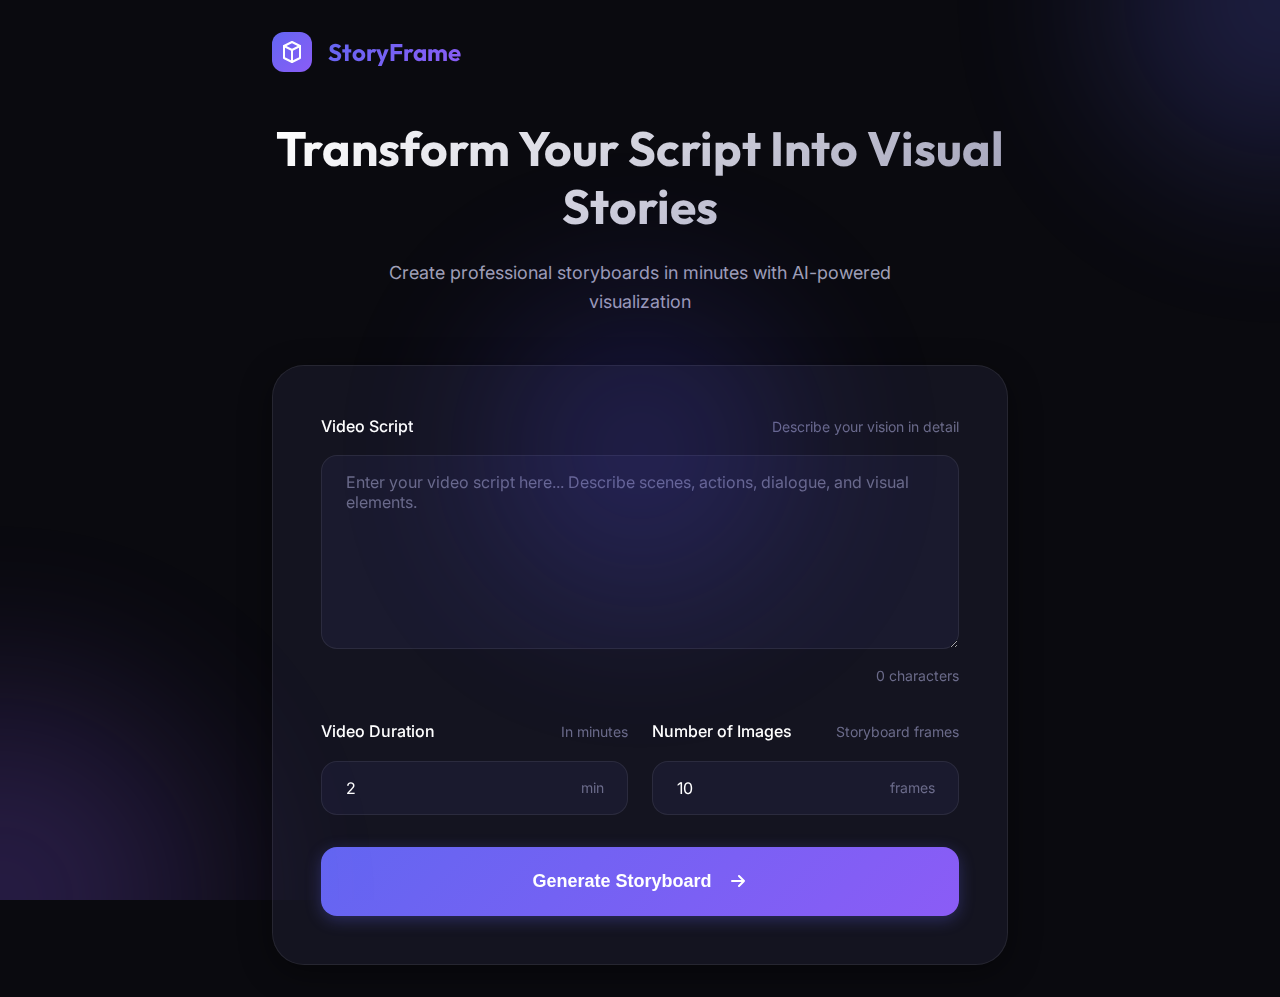
<file: index.html>
﻿<!DOCTYPE html>
<html lang="en">
<head>
    <meta charset="UTF-8">
    <meta name="viewport" content="width=device-width, initial-scale=1.0">
    <title>Storyboard Creator - Transform Your Vision</title>
    <meta name="description" content="Create stunning storyboards from your video scripts with AI-powered visualization">
    <link rel="preconnect" href="https://fonts.googleapis.com">
    <link rel="preconnect" href="https://fonts.gstatic.com" crossorigin>
    <link href="https://fonts.googleapis.com/css2?family=Inter:wght@300;400;500;600;700&family=Outfit:wght@400;500;600;700&display=swap" rel="stylesheet">
    <link rel="stylesheet" href="style.css">
</head>
<body>
    <div class="container">
        <header class="header">
            <div class="logo">
                <svg width="40" height="40" viewBox="0 0 40 40" fill="none" xmlns="http://www.w3.org/2000/svg">
                    <rect width="40" height="40" rx="12" fill="url(#logo-gradient)"/>
                    <path d="M12 14L20 10L28 14V26L20 30L12 26V14Z" stroke="white" stroke-width="2" stroke-linecap="round" stroke-linejoin="round"/>
                    <path d="M12 14L20 18L28 14" stroke="white" stroke-width="2" stroke-linecap="round" stroke-linejoin="round"/>
                    <path d="M20 18V30" stroke="white" stroke-width="2" stroke-linecap="round" stroke-linejoin="round"/>
                    <defs>
                        <linearGradient id="logo-gradient" x1="0" y1="0" x2="40" y2="40" gradientUnits="userSpaceOnUse">
                            <stop stop-color="#6366F1"/>
                            <stop offset="1" stop-color="#8B5CF6"/>
                        </linearGradient>
                    </defs>
                </svg>
                <span class="logo-text">StoryFrame</span>
            </div>
        </header>

        <main class="main-content">
            <div class="hero-section">
                <h1 class="hero-title">Transform Your Script Into Visual Stories</h1>
                <p class="hero-subtitle">Create professional storyboards in minutes with AI-powered visualization</p>
            </div>

            <form id="storyboard-form" class="form-card">
                <div class="form-group">
                    <label for="video-script" class="form-label">
                        <span>Video Script</span>
                        <span class="label-hint">Describe your vision in detail</span>
                    </label>
                    <textarea 
                        id="video-script" 
                        name="videoScript" 
                        class="form-textarea" 
                        placeholder="Enter your video script here... Describe scenes, actions, dialogue, and visual elements."
                        rows="8"
                        required
                    ></textarea>
                    <div class="char-counter">
                        <span id="char-count">0</span> characters
                    </div>
                </div>

                <div class="form-row">
                    <div class="form-group">
                        <label for="video-duration" class="form-label">
                            <span>Video Duration</span>
                            <span class="label-hint">In minutes</span>
                        </label>
                        <div class="input-wrapper">
                            <input 
                                type="number" 
                                id="video-duration" 
                                name="videoDuration" 
                                class="form-input" 
                                value="2"
                                min="0.5"
                                max="60"
                                step="0.5"
                                required
                            >
                            <span class="input-suffix">min</span>
                        </div>
                    </div>

                    <div class="form-group">
                        <label for="num-images" class="form-label">
                            <span>Number of Images</span>
                            <span class="label-hint">Storyboard frames</span>
                        </label>
                        <div class="input-wrapper">
                            <input 
                                type="number" 
                                id="num-images" 
                                name="numImages" 
                                class="form-input" 
                                value="10"
                                min="1"
                                max="50"
                                required
                            >
                            <span class="input-suffix">frames</span>
                        </div>
                    </div>
                </div>

                <button type="submit" id="submit-btn" class="submit-btn">
                    <span class="btn-text">Generate Storyboard</span>
                    <svg class="btn-icon" width="20" height="20" viewBox="0 0 20 20" fill="none" xmlns="http://www.w3.org/2000/svg">
                        <path d="M4 10H16M16 10L11 5M16 10L11 15" stroke="currentColor" stroke-width="2" stroke-linecap="round" stroke-linejoin="round"/>
                    </svg>
                </button>
            </form>
        </main>

        <div class="background-decoration">
            <div class="gradient-orb orb-1"></div>
            <div class="gradient-orb orb-2"></div>
            <div class="gradient-orb orb-3"></div>
        </div>
    </div>

    <script src="script.js"></script>
</body>
</html>
</file>
<file: style.css>
﻿/* ===== CSS RESET & BASE ===== */
* {
    margin: 0;
    padding: 0;
    box-sizing: border-box;
}

:root {
    /* Color Palette */
    --primary-600: #6366F1;
    --primary-700: #4F46E5;
    --primary-800: #4338CA;
    --purple-600: #8B5CF6;
    --purple-700: #7C3AED;
    
    --bg-dark: #0A0A0F;
    --bg-card: #141420;
    --bg-input: #1A1A2E;
    --bg-hover: #252538;
    
    --text-primary: #FFFFFF;
    --text-secondary: #A0A0B8;
    --text-muted: #6B6B8A;
    
    --border-color: rgba(255, 255, 255, 0.08);
    --border-focus: rgba(99, 102, 241, 0.4);
    
    /* Spacing */
    --spacing-xs: 0.5rem;
    --spacing-sm: 1rem;
    --spacing-md: 1.5rem;
    --spacing-lg: 2rem;
    --spacing-xl: 3rem;
    
    /* Border Radius */
    --radius-sm: 0.5rem;
    --radius-md: 1rem;
    --radius-lg: 1.5rem;
    --radius-xl: 2rem;
    
    /* Shadows */
    --shadow-sm: 0 2px 8px rgba(0, 0, 0, 0.2);
    --shadow-md: 0 4px 16px rgba(0, 0, 0, 0.3);
    --shadow-lg: 0 8px 32px rgba(0, 0, 0, 0.4);
    --shadow-glow: 0 0 40px rgba(99, 102, 241, 0.3);
}

body {
    font-family: 'Inter', -apple-system, BlinkMacSystemFont, 'Segoe UI', sans-serif;
    background: var(--bg-dark);
    color: var(--text-primary);
    line-height: 1.6;
    min-height: 100vh;
    overflow-x: hidden;
}

/* ===== CONTAINER & LAYOUT ===== */
.container {
    max-width: 800px;
    margin: 0 auto;
    padding: var(--spacing-lg);
    position: relative;
    z-index: 1;
}

/* ===== HEADER ===== */
.header {
    margin-bottom: var(--spacing-xl);
    animation: fadeInDown 0.6s ease-out;
}

.logo {
    display: flex;
    align-items: center;
    gap: var(--spacing-sm);
}

.logo-text {
    font-family: 'Outfit', sans-serif;
    font-size: 1.5rem;
    font-weight: 700;
    background: linear-gradient(135deg, var(--primary-600), var(--purple-600));
    -webkit-background-clip: text;
    -webkit-text-fill-color: transparent;
    background-clip: text;
}

/* ===== HERO SECTION ===== */
.hero-section {
    text-align: center;
    margin-bottom: var(--spacing-xl);
    animation: fadeInUp 0.8s ease-out;
}

.hero-title {
    font-family: 'Outfit', sans-serif;
    font-size: clamp(2rem, 5vw, 3rem);
    font-weight: 700;
    line-height: 1.2;
    margin-bottom: var(--spacing-md);
    background: linear-gradient(135deg, #FFFFFF 0%, #A0A0B8 100%);
    -webkit-background-clip: text;
    -webkit-text-fill-color: transparent;
    background-clip: text;
}

.hero-subtitle {
    font-size: 1.125rem;
    color: var(--text-secondary);
    max-width: 600px;
    margin: 0 auto;
}

/* ===== FORM CARD ===== */
.form-card {
    background: var(--bg-card);
    border: 1px solid var(--border-color);
    border-radius: var(--radius-xl);
    padding: var(--spacing-xl);
    box-shadow: var(--shadow-lg);
    animation: fadeInUp 1s ease-out;
    backdrop-filter: blur(10px);
}

.form-group {
    margin-bottom: var(--spacing-lg);
}

.form-label {
    display: flex;
    justify-content: space-between;
    align-items: baseline;
    margin-bottom: var(--spacing-sm);
    font-weight: 500;
    color: var(--text-primary);
}

.label-hint {
    font-size: 0.875rem;
    color: var(--text-muted);
    font-weight: 400;
}

/* ===== FORM INPUTS ===== */
.form-textarea,
.form-input {
    width: 100%;
    background: var(--bg-input);
    border: 1px solid var(--border-color);
    border-radius: var(--radius-md);
    padding: var(--spacing-sm) var(--spacing-md);
    color: var(--text-primary);
    font-family: inherit;
    font-size: 1rem;
    transition: all 0.3s ease;
}

.form-textarea {
    resize: vertical;
    min-height: 150px;
}

.form-textarea:focus,
.form-input:focus {
    outline: none;
    border-color: var(--primary-600);
    box-shadow: 0 0 0 3px var(--border-focus);
    background: var(--bg-hover);
}

.form-textarea::placeholder,
.form-input::placeholder {
    color: var(--text-muted);
}

.char-counter {
    text-align: right;
    font-size: 0.875rem;
    color: var(--text-muted);
    margin-top: var(--spacing-xs);
}

/* ===== FORM ROW ===== */
.form-row {
    display: grid;
    grid-template-columns: repeat(auto-fit, minmax(200px, 1fr));
    gap: var(--spacing-md);
}

.input-wrapper {
    position: relative;
}

.input-suffix {
    position: absolute;
    right: var(--spacing-md);
    top: 50%;
    transform: translateY(-50%);
    color: var(--text-muted);
    font-size: 0.875rem;
    pointer-events: none;
}

.form-input[type="number"] {
    padding-right: 3.5rem;
}

/* ===== SUBMIT BUTTON ===== */
.submit-btn {
    width: 100%;
    background: linear-gradient(135deg, var(--primary-600), var(--purple-600));
    color: white;
    border: none;
    border-radius: var(--radius-md);
    padding: var(--spacing-md) var(--spacing-lg);
    font-size: 1.125rem;
    font-weight: 600;
    cursor: pointer;
    display: flex;
    align-items: center;
    justify-content: center;
    gap: var(--spacing-sm);
    transition: all 0.3s ease;
    box-shadow: 0 4px 16px rgba(99, 102, 241, 0.3);
    position: relative;
    overflow: hidden;
}

.submit-btn::before {
    content: '';
    position: absolute;
    top: 0;
    left: -100%;
    width: 100%;
    height: 100%;
    background: linear-gradient(90deg, transparent, rgba(255, 255, 255, 0.2), transparent);
    transition: left 0.5s ease;
}

.submit-btn:hover {
    transform: translateY(-2px);
    box-shadow: 0 6px 24px rgba(99, 102, 241, 0.4), var(--shadow-glow);
}

.submit-btn:hover::before {
    left: 100%;
}

.submit-btn:active {
    transform: translateY(0);
}

.submit-btn:disabled {
    opacity: 0.6;
    cursor: not-allowed;
    transform: none;
}

.btn-icon {
    transition: transform 0.3s ease;
}

.submit-btn:hover .btn-icon {
    transform: translateX(4px);
}

/* ===== BACKGROUND DECORATION ===== */
.background-decoration {
    position: fixed;
    top: 0;
    left: 0;
    width: 100%;
    height: 100%;
    pointer-events: none;
    z-index: 0;
    overflow: hidden;
}

.gradient-orb {
    position: absolute;
    border-radius: 50%;
    filter: blur(80px);
    opacity: 0.3;
    animation: float 20s infinite ease-in-out;
}

.orb-1 {
    width: 400px;
    height: 400px;
    background: radial-gradient(circle, var(--primary-600), transparent);
    top: -200px;
    right: -200px;
    animation-delay: 0s;
}

.orb-2 {
    width: 500px;
    height: 500px;
    background: radial-gradient(circle, var(--purple-600), transparent);
    bottom: -250px;
    left: -250px;
    animation-delay: 7s;
}

.orb-3 {
    width: 350px;
    height: 350px;
    background: radial-gradient(circle, var(--primary-700), transparent);
    top: 50%;
    left: 50%;
    transform: translate(-50%, -50%);
    animation-delay: 14s;
}

/* ===== STORYBOARD PAGE STYLES ===== */
.storyboard-container {
    max-width: 1400px;
    margin: 0 auto;
    padding: var(--spacing-lg);
}

.storyboard-header {
    text-align: center;
    margin-bottom: var(--spacing-xl);
}

.storyboard-title {
    font-family: 'Outfit', sans-serif;
    font-size: 2.5rem;
    font-weight: 700;
    margin-bottom: var(--spacing-sm);
}

.storyboard-subtitle {
    color: var(--text-secondary);
    font-size: 1.125rem;
}

.user-prompt {
    background: var(--bg-card);
    border: 1px solid var(--border-color);
    border-radius: var(--radius-md);
    padding: var(--spacing-md) var(--spacing-lg);
    margin-top: var(--spacing-md);
    max-width: 800px;
    margin-left: auto;
    margin-right: auto;
    color: var(--text-secondary);
    font-size: 0.95rem;
    line-height: 1.6;
    text-align: left;
}

.user-prompt:empty {
    display: none;
}

.user-prompt-label {
    color: var(--text-muted);
    font-size: 0.75rem;
    text-transform: uppercase;
    letter-spacing: 0.05em;
    margin-bottom: var(--spacing-xs);
    display: block;
}

.loading-state {
    text-align: center;
    padding: var(--spacing-xl);
}

.spinner {
    width: 60px;
    height: 60px;
    border: 4px solid var(--border-color);
    border-top-color: var(--primary-600);
    border-radius: 50%;
    animation: spin 1s linear infinite;
    margin: 0 auto var(--spacing-md);
}

.loading-text {
    color: var(--text-secondary);
    font-size: 1.125rem;
}

.storyboard-grid {
    display: grid;
    grid-template-columns: repeat(auto-fill, minmax(300px, 1fr));
    gap: var(--spacing-lg);
    margin-top: var(--spacing-xl);
}

.storyboard-frame {
    background: var(--bg-card);
    border: 1px solid var(--border-color);
    border-radius: var(--radius-lg);
    overflow: hidden;
    transition: all 0.3s ease;
    animation: fadeIn 0.6s ease-out backwards;
}

.storyboard-frame:hover {
    transform: translateY(-4px);
    box-shadow: var(--shadow-lg);
    border-color: var(--primary-600);
}

.frame-image {
    width: 100%;
    aspect-ratio: 16/9;
    object-fit: cover;
    background: var(--bg-input);
}

.frame-info {
    padding: var(--spacing-md);
}

.frame-title {
    font-size: 1rem;
    color: var(--text-primary);
    font-weight: 600;
    margin-bottom: var(--spacing-xs);
    white-space: nowrap;
    overflow: hidden;
    text-overflow: ellipsis;
}

.frame-number {
    font-size: 0.75rem;
    color: var(--text-muted);
    font-weight: 500;
    text-transform: uppercase;
    letter-spacing: 0.05em;
}

.back-button {
    display: inline-flex;
    align-items: center;
    gap: var(--spacing-sm);
    background: var(--bg-card);
    color: var(--text-primary);
    border: 1px solid var(--border-color);
    border-radius: var(--radius-md);
    padding: var(--spacing-sm) var(--spacing-md);
    font-size: 1rem;
    font-weight: 500;
    cursor: pointer;
    transition: all 0.3s ease;
    text-decoration: none;
    margin-bottom: var(--spacing-lg);
}

.back-button:hover {
    background: var(--bg-hover);
    border-color: var(--primary-600);
    transform: translateX(-4px);
}

/* ===== ANIMATIONS ===== */
@keyframes fadeInDown {
    from {
        opacity: 0;
        transform: translateY(-20px);
    }
    to {
        opacity: 1;
        transform: translateY(0);
    }
}

@keyframes fadeInUp {
    from {
        opacity: 0;
        transform: translateY(20px);
    }
    to {
        opacity: 1;
        transform: translateY(0);
    }
}

@keyframes fadeIn {
    from {
        opacity: 0;
    }
    to {
        opacity: 1;
    }
}

@keyframes float {
    0%, 100% {
        transform: translate(0, 0) scale(1);
    }
    33% {
        transform: translate(30px, -30px) scale(1.1);
    }
    66% {
        transform: translate(-20px, 20px) scale(0.9);
    }
}

@keyframes spin {
    to {
        transform: rotate(360deg);
    }
}

/* ===== RESPONSIVE ===== */
@media (max-width: 768px) {
    .container {
        padding: var(--spacing-md);
    }

    .form-card {
        padding: var(--spacing-lg);
    }

    .form-row {
        grid-template-columns: 1fr;
    }

    .hero-title {
        font-size: 2rem;
    }

    .storyboard-grid {
        grid-template-columns: 1fr;
    }
}

/* ===== IMAGE MODAL ===== */
.image-modal {
    display: none;
    position: fixed;
    top: 0;
    left: 0;
    width: 100%;
    height: 100%;
    background: rgba(10, 10, 15, 0.95);
    z-index: 1000;
    flex-direction: column;
    animation: fadeIn 0.3s ease;
}

.image-modal.active {
    display: flex;
}

.modal-header {
    display: flex;
    justify-content: space-between;
    align-items: center;
    padding: var(--spacing-md) var(--spacing-lg);
    background: var(--bg-card);
    border-bottom: 1px solid var(--border-color);
}

.modal-close-btn {
    background: transparent;
    border: none;
    color: var(--text-secondary);
    cursor: pointer;
    padding: var(--spacing-xs);
    border-radius: var(--radius-sm);
    transition: all 0.3s ease;
}

.modal-close-btn:hover {
    color: var(--text-primary);
    background: var(--bg-hover);
}

.export-dropdown {
    position: relative;
}

.export-btn {
    display: flex;
    align-items: center;
    gap: var(--spacing-xs);
    background: linear-gradient(135deg, var(--primary-600), var(--purple-600));
    color: white;
    border: none;
    border-radius: var(--radius-sm);
    padding: var(--spacing-sm) var(--spacing-md);
    font-size: 0.875rem;
    font-weight: 600;
    cursor: pointer;
    transition: all 0.3s ease;
}

.export-btn:hover {
    transform: translateY(-2px);
    box-shadow: 0 4px 12px rgba(99, 102, 241, 0.4);
}

.export-menu {
    display: none;
    position: absolute;
    top: calc(100% + var(--spacing-xs));
    right: 0;
    background: var(--bg-card);
    border: 1px solid var(--border-color);
    border-radius: var(--radius-sm);
    overflow: hidden;
    min-width: 120px;
    box-shadow: var(--shadow-lg);
    z-index: 10;
}

.export-menu.active {
    display: block;
}

.export-menu button {
    display: block;
    width: 100%;
    padding: var(--spacing-sm) var(--spacing-md);
    background: transparent;
    border: none;
    color: var(--text-primary);
    text-align: left;
    cursor: pointer;
    transition: all 0.2s ease;
}

.export-menu button:hover {
    background: var(--bg-hover);
    color: var(--primary-600);
}

.modal-content {
    flex: 1;
    display: flex;
    overflow: hidden;
}

.modal-image-container {
    flex: 1;
    display: flex;
    align-items: center;
    justify-content: center;
    padding: var(--spacing-lg);
    overflow: auto;
}

.modal-image-container img {
    max-width: 100%;
    max-height: 100%;
    object-fit: contain;
    border-radius: var(--radius-md);
    box-shadow: var(--shadow-lg);
}

.modal-chat {
    width: 350px;
    background: var(--bg-card);
    border-left: 1px solid var(--border-color);
    display: flex;
    flex-direction: column;
}

.chat-header {
    padding: var(--spacing-md);
    border-bottom: 1px solid var(--border-color);
}

.chat-header h3 {
    font-size: 1rem;
    font-weight: 600;
    color: var(--text-primary);
}

.chat-messages {
    flex: 1;
    padding: var(--spacing-md);
    overflow-y: auto;
    display: flex;
    flex-direction: column;
    gap: var(--spacing-sm);
}

.chat-message {
    padding: var(--spacing-sm) var(--spacing-md);
    border-radius: var(--radius-md);
    font-size: 0.875rem;
    line-height: 1.5;
}

.chat-message.system {
    background: var(--bg-input);
    color: var(--text-secondary);
}

.chat-message.user {
    background: var(--primary-600);
    color: white;
    align-self: flex-end;
    max-width: 85%;
}

.chat-message.assistant {
    background: var(--bg-hover);
    color: var(--text-primary);
    max-width: 85%;
}

.chat-input-container {
    padding: var(--spacing-md);
    border-top: 1px solid var(--border-color);
    display: flex;
    gap: var(--spacing-sm);
    align-items: flex-end;
}

.chat-input-container textarea {
    flex: 1;
    background: var(--bg-input);
    border: 1px solid var(--border-color);
    border-radius: var(--radius-sm);
    padding: var(--spacing-sm);
    color: var(--text-primary);
    font-family: inherit;
    font-size: 0.875rem;
    resize: none;
    max-height: 100px;
}

.chat-input-container textarea:focus {
    outline: none;
    border-color: var(--primary-600);
}

.chat-send-btn {
    background: var(--primary-600);
    border: none;
    border-radius: var(--radius-sm);
    padding: var(--spacing-sm);
    color: white;
    cursor: pointer;
    transition: all 0.3s ease;
}

.chat-send-btn:hover {
    background: var(--primary-700);
    transform: scale(1.05);
}

.storyboard-frame {
    cursor: pointer;
}

/* Navigation buttons */
.nav-btn {
    position: absolute;
    top: 50%;
    transform: translateY(-50%);
    background: var(--bg-card);
    border: 1px solid var(--border-color);
    border-radius: 50%;
    width: 48px;
    height: 48px;
    display: flex;
    align-items: center;
    justify-content: center;
    color: var(--text-primary);
    cursor: pointer;
    transition: all 0.3s ease;
    z-index: 10;
}

.nav-btn:hover {
    background: var(--bg-hover);
    border-color: var(--primary-600);
    transform: translateY(-50%) scale(1.1);
}

.nav-btn:disabled {
    opacity: 0.3;
    cursor: not-allowed;
}

.nav-btn:disabled:hover {
    transform: translateY(-50%);
    background: var(--bg-card);
    border-color: var(--border-color);
}

.nav-prev {
    left: var(--spacing-md);
}

.nav-next {
    right: calc(350px + var(--spacing-md));
}

/* Modal responsive */
@media (max-width: 768px) {
    .modal-content {
        flex-direction: column;
    }

    .modal-chat {
        width: 100%;
        height: 40%;
        border-left: none;
        border-top: 1px solid var(--border-color);
    }

    .modal-image-container {
        height: 60%;
    }

    .nav-next {
        right: var(--spacing-md);
    }
}
</file>
